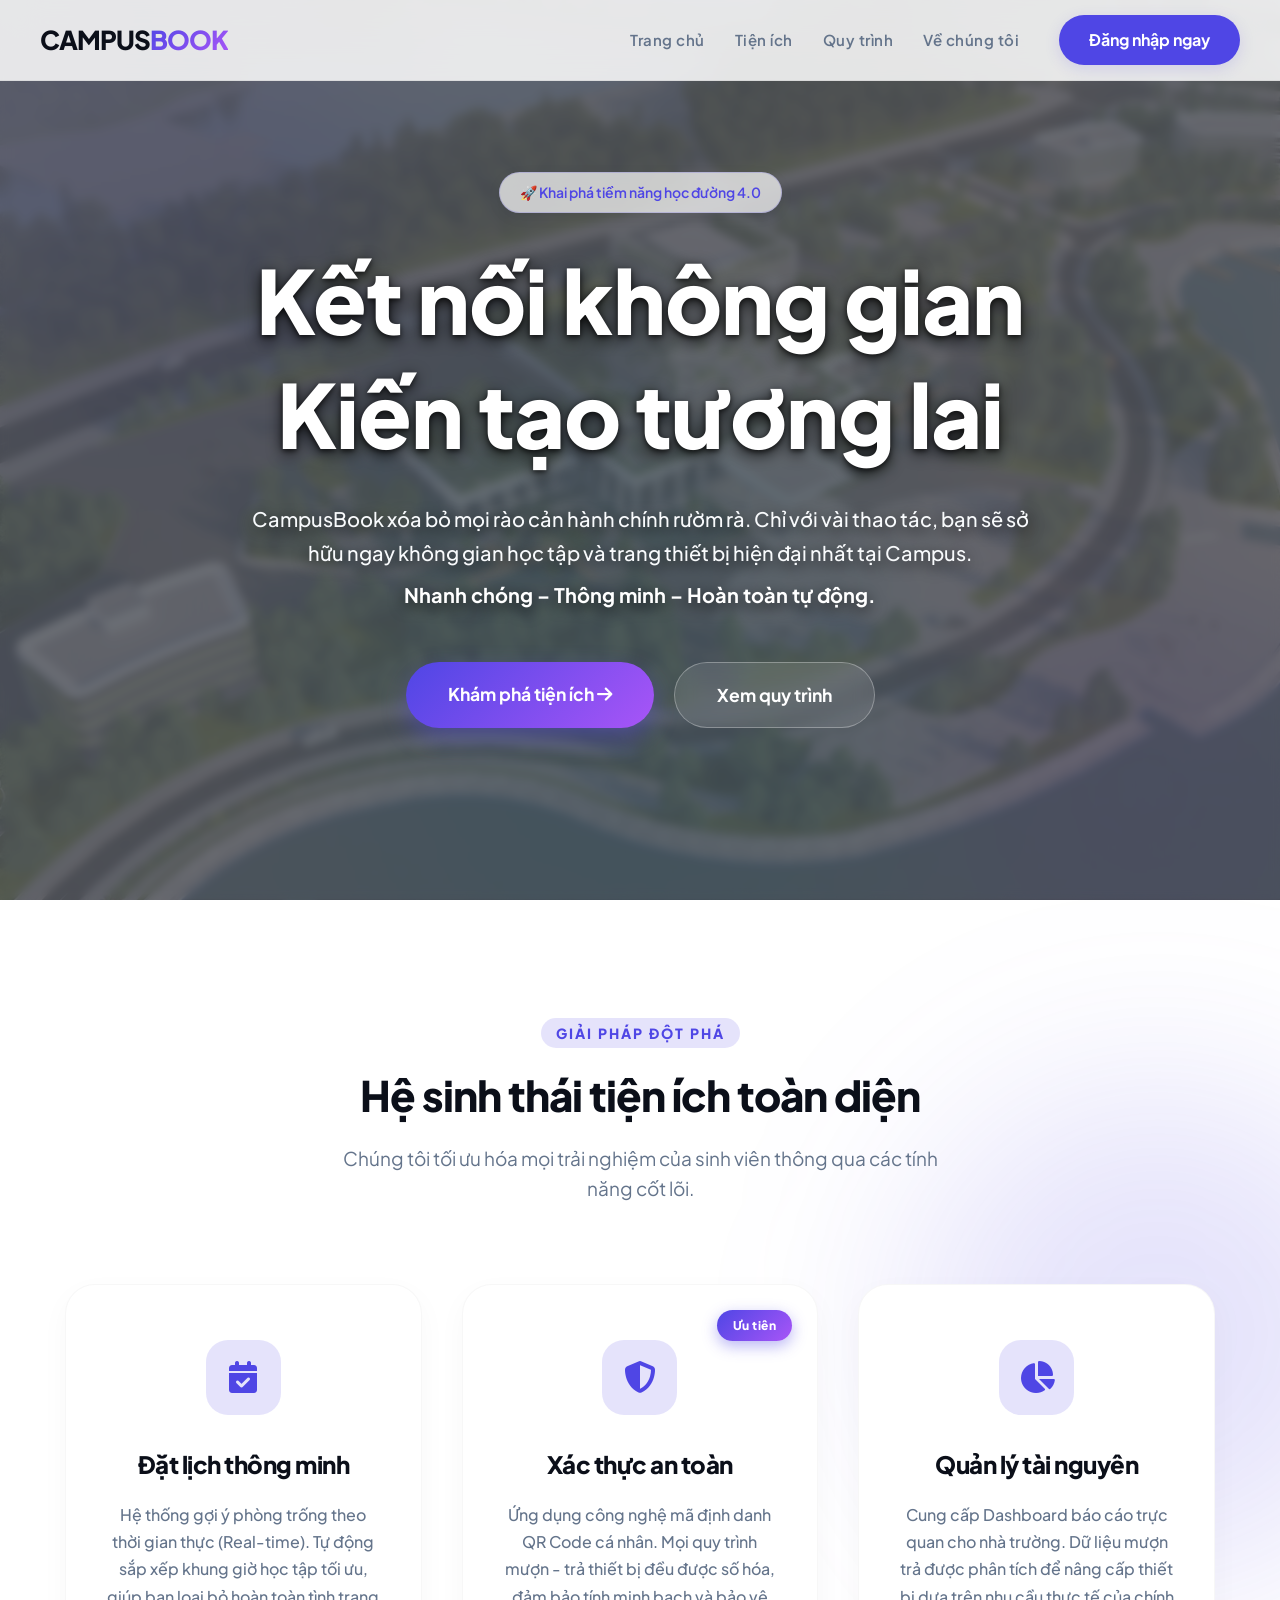
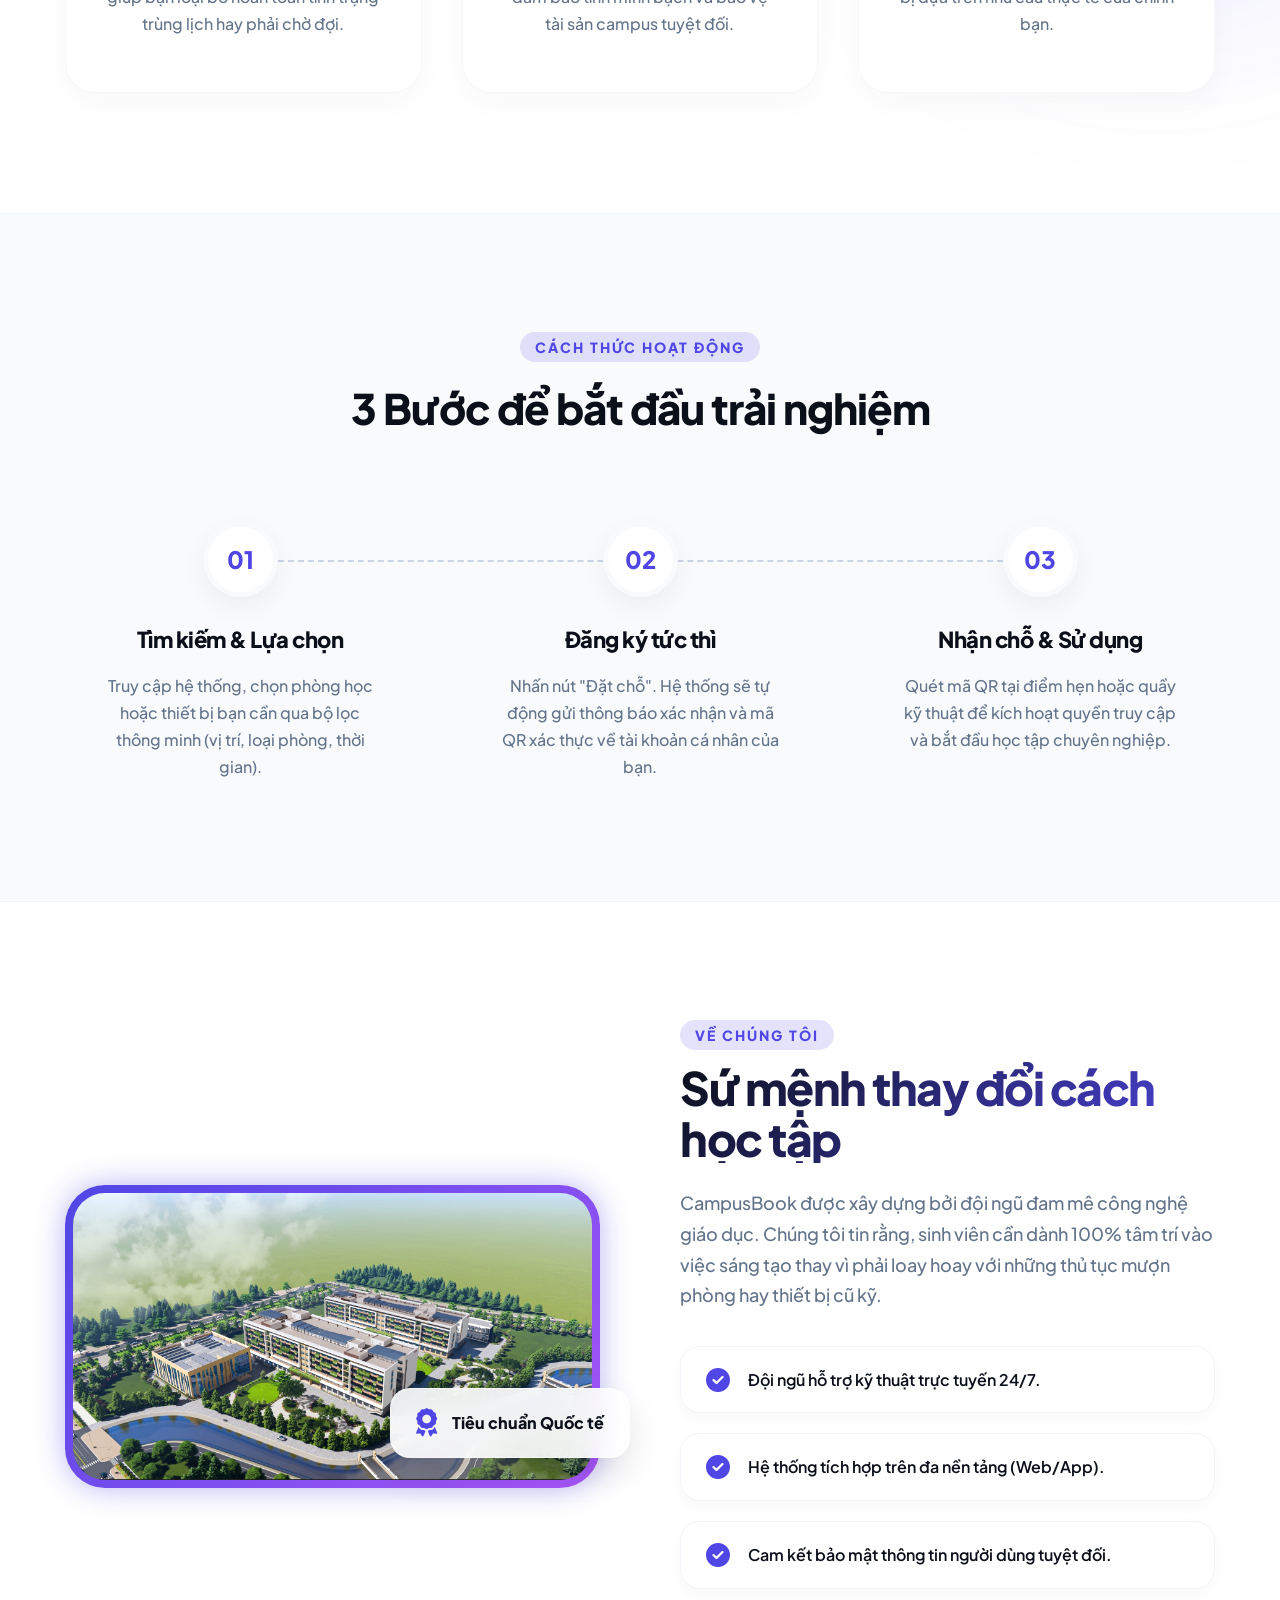
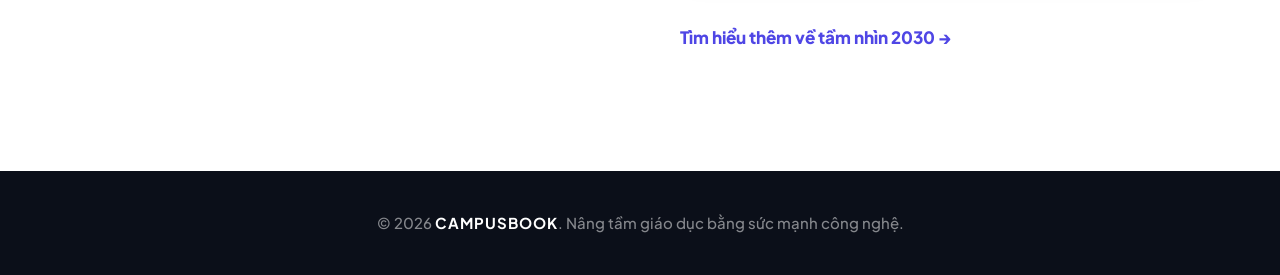
<file: campus_services_booking/frontend/index/index.html>
<!DOCTYPE html>
<html lang="vi">
<head>
    <meta charset="UTF-8">
    <meta name="viewport" content="width=device-width, initial-scale=1.0">
    <title>CampusBook | Nền Tảng Số Hóa Tiện Ích Học Đường</title>
    <link rel="preconnect" href="https://fonts.googleapis.com">
    <link rel="preconnect" href="https://fonts.gstatic.com" crossorigin>
    <link href="https://fonts.googleapis.com/css2?family=Plus+Jakarta+Sans:wght@400;500;600;700;800&display=swap" rel="stylesheet">
    <link rel="stylesheet" href="https://cdnjs.cloudflare.com/ajax/libs/font-awesome/6.4.0/css/all.min.css">
    <link rel="stylesheet" href="../assets/css/index.css?v=3.0">
</head>
<body>

    <nav class="main-nav">
        <div class="nav-container">
            <a href="#" class="nav-logo">CAMPUS<span class="highlight">BOOK</span></a>
            <div class="nav-right">
                <ul class="nav-menu">
                    <li><a href="#hero">Trang chủ</a></li>
                    <li><a href="#features">Tiện ích</a></li>
                    <li><a href="#process">Quy trình</a></li>
                    <li><a href="#about">Về chúng tôi</a></li>
                </ul>
                <a href="../pages/login.html" class="nav-btn-login">Đăng nhập ngay</a>
            </div>
        </div>
    </nav>

    <header id="hero" class="hero">
        <!-- Ảnh nền của người dùng -->
        <div style="position: absolute; top: 0; left: 0; width: 100%; height: 100%; background-image: url('../assets/images/campus-bg.jpg'); background-size: cover; background-position: center; opacity: 0.4; z-index: 1;"></div>
        
        <!-- Animated Gradient Background pha trộn -->
        <div class="hero-orb orb-1" style="z-index: 2;"></div>
        <div class="hero-orb orb-2" style="z-index: 2;"></div>
        <div class="hero-orb orb-3" style="z-index: 2;"></div>
        
        <!-- Lớp phủ tối mờ -->
        <div class="hero-overlay" style="position: absolute; top: 0; left: 0; width: 100%; height: 100%; background: rgba(11, 15, 25, 0.6); backdrop-filter: blur(5px); z-index: 3;"></div>
        <div class="hero-content">
            <span class="badge">🚀 Khai phá tiềm năng học đường 4.0</span>
            <h1>Kết nối không gian<br><span class="gradient-text">Kiến tạo tương lai</span></h1>
            <p>CampusBook xóa bỏ mọi rào cản hành chính rườm rà. Chỉ với vài thao tác, bạn sẽ sở hữu ngay không gian học tập và trang thiết bị hiện đại nhất tại Campus.<br><span style="display: block; margin-top: 8px; color: #ffffff; font-weight: 700;">Nhanh chóng – Thông minh – Hoàn toàn tự động.</span></p>
            <div class="hero-btns">
                <a href="#features" class="btn-main">Khám phá tiện ích <i class="fas fa-arrow-right"></i></a>
                <a href="#process" class="btn-outline">Xem quy trình</a>
            </div>
        </div>
    </header>

    <section id="features" class="section">
        <div class="bg-blob"></div>
        <div class="container">
            <div class="section-title">
                <span class="sub-label">Giải pháp đột phá</span>
                <h2>Hệ sinh thái tiện ích toàn diện</h2>
                <p class="title-desc">Chúng tôi tối ưu hóa mọi trải nghiệm của sinh viên thông qua các tính năng cốt lõi.</p>
            </div>

            <div class="feature-grid">
                <div class="f-card">
                    <div class="f-icon-box"><i class="fas fa-calendar-check"></i></div>
                    <h3>Đặt lịch thông minh</h3>
                    <p>Hệ thống gợi ý phòng trống theo thời gian thực (Real-time). Tự động sắp xếp khung giờ học tập tối ưu, giúp bạn loại bỏ hoàn toàn tình trạng trùng lịch hay phải chờ đợi.</p>
                </div>

                <div class="f-card active">
                    <div class="f-icon-box"><i class="fas fa-shield-halved"></i></div>
                    <h3>Xác thực an toàn</h3>
                    <p>Ứng dụng công nghệ mã định danh QR Code cá nhân. Mọi quy trình mượn - trả thiết bị đều được số hóa, đảm bảo tính minh bạch và bảo vệ tài sản campus tuyệt đối.</p>
                    <span class="card-tag">Ưu tiên</span>
                </div>

                <div class="f-card">
                    <div class="f-icon-box"><i class="fas fa-chart-pie"></i></div>
                    <h3>Quản lý tài nguyên</h3>
                    <p>Cung cấp Dashboard báo cáo trực quan cho nhà trường. Dữ liệu mượn trả được phân tích để nâng cấp thiết bị dựa trên nhu cầu thực tế của chính bạn.</p>
                </div>
            </div>
        </div>
    </section>

    <section id="process" class="section bg-soft">
        <div class="container">
            <div class="section-title">
                <span class="sub-label">Cách thức hoạt động</span>
                <h2>3 Bước để bắt đầu trải nghiệm</h2>
            </div>
            <div class="process-grid">
                <div class="p-item">
                    <div class="p-num">01</div>
                    <h4>Tìm kiếm & Lựa chọn</h4>
                    <p>Truy cập hệ thống, chọn phòng học hoặc thiết bị bạn cần qua bộ lọc thông minh (vị trí, loại phòng, thời gian).</p>
                </div>
                <div class="p-item">
                    <div class="p-num">02</div>
                    <h4>Đăng ký tức thì</h4>
                    <p>Nhấn nút "Đặt chỗ". Hệ thống sẽ tự động gửi thông báo xác nhận và mã QR xác thực về tài khoản cá nhân của bạn.</p>
                </div>
                <div class="p-item">
                    <div class="p-num">03</div>
                    <h4>Nhận chỗ & Sử dụng</h4>
                    <p>Quét mã QR tại điểm hẹn hoặc quầy kỹ thuật để kích hoạt quyền truy cập và bắt đầu học tập chuyên nghiệp.</p>
                </div>
            </div>
        </div>
    </section>

    <section id="about" class="section">
        <div class="container about-grid">
            <div class="about-image">
                <img src="../assets/images/vnu.jpg" alt="VNU Campus">
                <div class="floating-label">
                    <i class="fas fa-award"></i>
                    <span>Tiêu chuẩn Quốc tế</span>
                </div>
            </div>
            <div class="about-text">
                <span class="sub-label">Về chúng tôi</span>
                <h2>Sứ mệnh thay đổi cách học tập</h2>
                <p>CampusBook được xây dựng bởi đội ngũ đam mê công nghệ giáo dục. Chúng tôi tin rằng, sinh viên cần dành 100% tâm trí vào việc sáng tạo thay vì phải loay hoay với những thủ tục mượn phòng hay thiết bị cũ kỹ.</p>
                <ul class="about-list">
                    <li><i class="fas fa-check-circle"></i> Đội ngũ hỗ trợ kỹ thuật trực tuyến 24/7.</li>
                    <li><i class="fas fa-check-circle"></i> Hệ thống tích hợp trên đa nền tảng (Web/App).</li>
                    <li><i class="fas fa-check-circle"></i> Cam kết bảo mật thông tin người dùng tuyệt đối.</li>
                </ul>
                <a href="#" class="btn-text">Tìm hiểu thêm về tầm nhìn 2030 →</a>
            </div>
        </div>
    </section>

    <footer class="footer">
        <div class="container">
            <p>© 2026 <strong>CAMPUSBOOK</strong>. Nâng tầm giáo dục bằng sức mạnh công nghệ.</p>
        </div>
    </footer>

    <script src="../assets/js/api.js?v=3.0"></script>
    <script src="../assets/js/auth.js?v=3.0"></script>
</body>
</html>
</file>
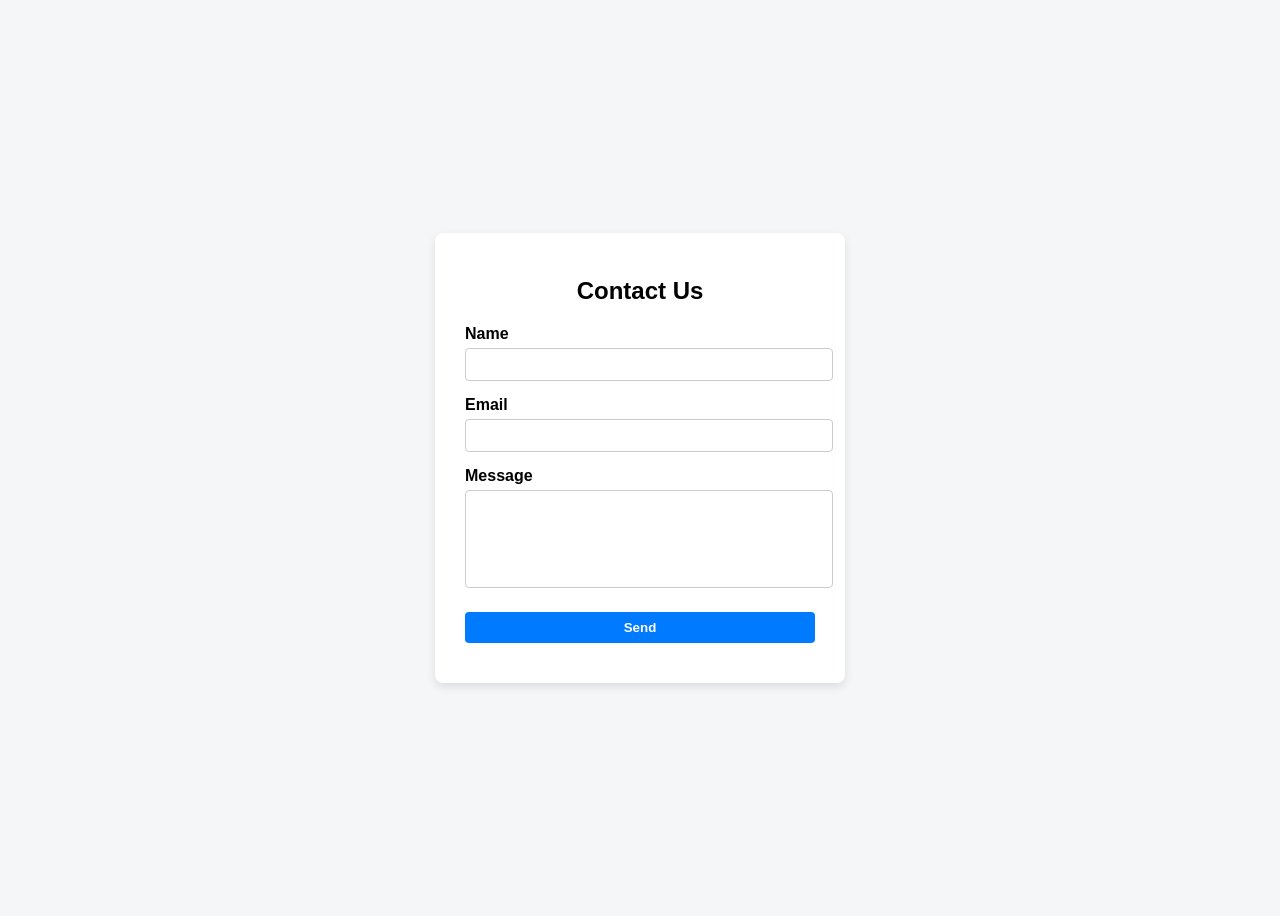
<file: Session_03/Ex1/contact.html>
<!DOCTYPE html>
<html lang="en">
<head>
    <meta charset="UTF-8">
    <title>Basic Contact Form</title>
    <style>
        body {
            font-family: Arial, sans-serif;
            background-color: #f4f6f8;
            display: flex;
            justify-content: center;
            align-items: center;
            height: 100vh;
        }

        .contact-form {
            background: #ffffff;
            padding: 25px 30px;
            border-radius: 8px;
            width: 350px;
            box-shadow: 0 4px 10px rgba(0, 0, 0, 0.1);
        }

        .contact-form h2 {
            text-align: center;
            margin-bottom: 20px;
        }

        .contact-form label {
            font-weight: bold;
        }

        .contact-form input,
        .contact-form textarea {
            width: 100%;
            padding: 8px;
            margin-top: 5px;
            margin-bottom: 15px;
            border: 1px solid #ccc;
            border-radius: 4px;
        }

        .contact-form textarea {
            resize: none;
            height: 80px;
        }

        .contact-form input[type="submit"] {
            background-color: #007bff;
            color: white;
            border: none;
            cursor: pointer;
            font-weight: bold;
        }

        .contact-form input[type="submit"]:hover {
            background-color: #0056b3;
        }
    </style>
</head>
<body>

<div class="contact-form">
    <h2>Contact Us</h2>

    <form action="submit.php" method="post">
        <label>Name</label>
        <input type="text" name="name">

        <label>Email</label>
        <input type="email" name="email">

        <label>Message</label>
        <textarea name="message"></textarea>

        <input type="submit" value="Send">
    </form>
</div>

</body>
</html>
</file>
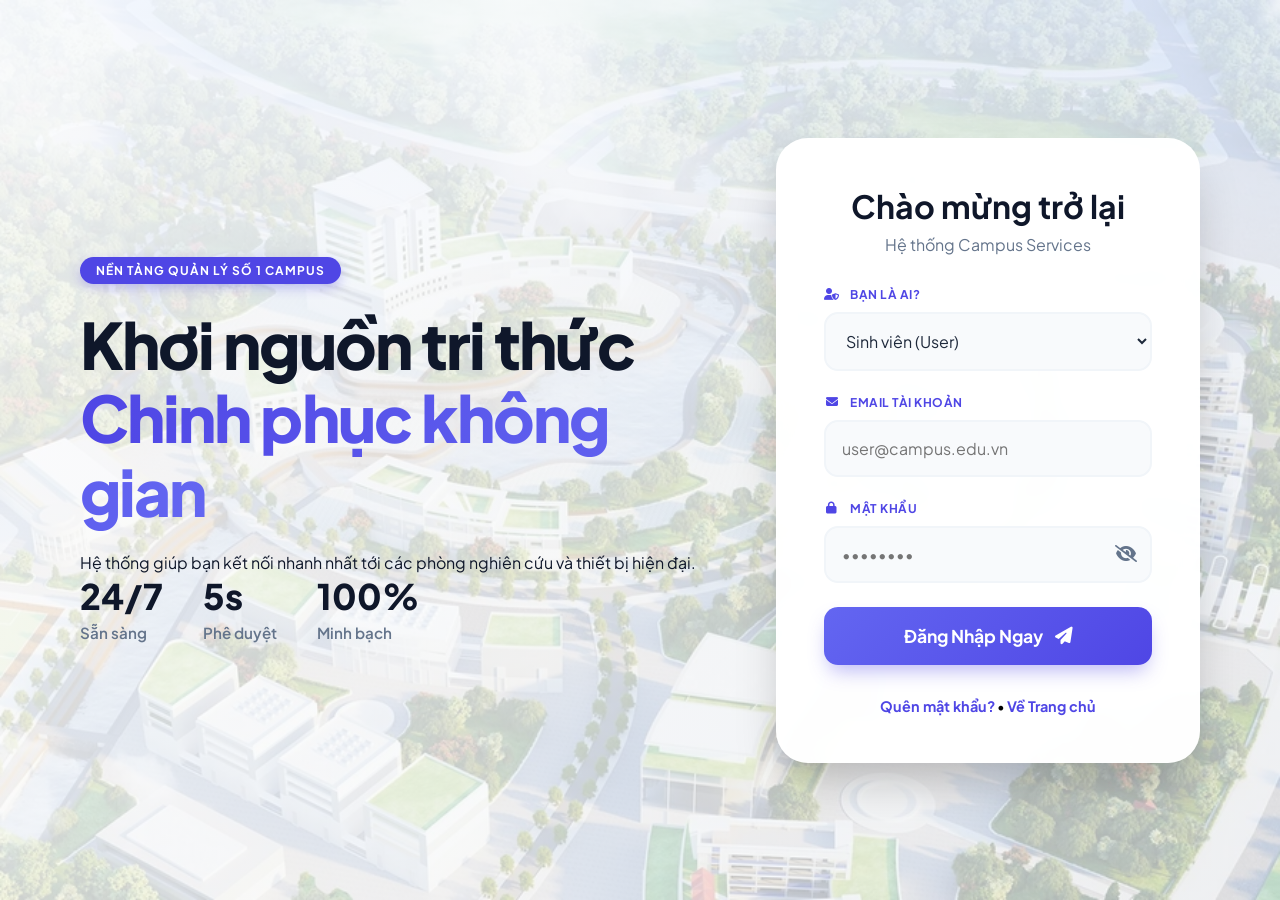
<file: campus_services_booking/frontend/pages/approvals.html>
<!DOCTYPE html>
<html lang="vi">
<head>
    <meta charset="UTF-8">
    <meta name="viewport" content="width=device-width, initial-scale=1.0">
    <title>Phê Duyệt Yêu Cầu | Campus Booking</title>
    <link rel="preconnect" href="https://fonts.googleapis.com">
    <link rel="preconnect" href="https://fonts.gstatic.com" crossorigin>
    <link href="https://fonts.googleapis.com/css2?family=Plus+Jakarta+Sans:wght@400;500;600;700;800&display=swap" rel="stylesheet">
    <link rel="stylesheet" href="https://cdnjs.cloudflare.com/ajax/libs/font-awesome/6.4.0/css/all.min.css">
    <link rel="stylesheet" href="../assets/css/approvals.css">
</head>
<body>

    <div id="sidebar-container"></div>

    <main class="main-content">
        <header class="page-header">
            <div class="header-title">
                <h1>Duyệt đơn đặt chỗ</h1>
                <p>Bạn có <span id="count-pending" style="color: var(--primary); font-weight: 700;">0</span> đơn đang chờ xử lý</p>
            </div>
            <div id="current-date" style="font-weight: 700; color: var(--slate); background: white; padding: 10px 20px; border-radius: 15px; border: 1px solid #f1f5f9;">
                May 2026
            </div>
        </header>

        <div class="bento-wrapper">
            <table>
                <thead>
                    <tr>
                        <th style="width: 30%;">Thông tin người đặt</th>
                        <th>Tài nguyên</th>
                        <th>Thời gian sử dụng</th>
                        <th>Trạng thái</th>
                        <th style="text-align: right;">Thao tác</th>
                    </tr>
                </thead>
                <tbody id="render-target">
                    <!-- Loading state -->
                    <tr>
                        <td colspan="5" style="text-align: center; padding: 50px; color: var(--slate);">
                            <i class="fas fa-circle-notch fa-spin fa-2x"></i>
                            <p>Đang đồng bộ dữ liệu hệ thống...</p>
                        </td>
                    </tr>
                </tbody>
            </table>
        </div>
    </main>

    <script src="../assets/js/api.js"></script>
    <script src="../assets/js/auth.js"></script>
    <script src="../assets/js/components.js"></script>
    <script>
        // Khởi tạo Sidebar & Bảo vệ quyền truy cập
        loadSidebar('approvals');
        baoVeTrang(['admin', 'teacher']);

        // Biến toàn cục để lưu trữ dữ liệu hiện tại
        let currentData = [];

        async function fetchAndRender() {
            try {
                // Thử fetch từ API
                const response = await goiApi('/approvals', 'GET');
                
                if (response && response.status === 'success') {
                    currentData = response.data;
                } else {
                    throw new Error("API chưa có dữ liệu");
                }
            } catch (error) {
                console.warn("Sử dụng Mock Data mẫu...");
                // Mock Data dự phòng giống mẫu yêu cầu
                currentData = [
                    { id: 1, fullName: "Nguyễn Thị Thúy Nga", studentCode: "2024001", resource: "Sân Bóng Đá A", date: "03/05/2026", slot: "4 (14h - 16h)", status: "pending" },
                    { id: 2, fullName: "Trần Quốc Đại", studentCode: "2024045", resource: "Hội trường A1", date: "04/05/2026", slot: "2 (09h - 11h)", status: "pending" },
                    { id: 3, fullName: "Nguyễn Thị Huyền Thương", studentCode: "admin", resource: "Phòng Máy 01", date: "15/04/2026", slot: "1 (07h - 09h)", status: "approved" }
                ];
            }

            renderUI();
        }

        function renderUI() {
            const target = document.getElementById('render-target');
            const countLabel = document.getElementById('count-pending');
            
            let html = '';
            let pendingCount = 0;

            currentData.forEach(item => {
                if(item.status === 'pending') pendingCount++;
                
                const displayName = item.booked_for_name || item.fullname || "Người dùng";
                const initial = displayName.charAt(0).toUpperCase();
                
                html += `
                <tr>
                    <td>
                        <div class="profile-box">
                            <div class="avatar">${initial}</div>
                            <div class="name-stack">
                                <b>${displayName}</b>
                                <span>User ID: ${item.user_id}</span>
                            </div>
                        </div>
                    </td>

                    <td><span class="res-tag">${item.resource_name}</span></td>

                    <td>
                        <div class="time-box">${item.booking_date}</div>
                        <span class="time-sub">${item.slot_name}</span>
                    </td>

                    <td>
                        <span class="badge ${getStatusClass(item.status)}">
                            <i class="fas ${getStatusIcon(item.status)}"></i>
                            ${getStatusText(item.status)}
                        </span>
                    </td>

                    <td style="text-align: right;">
                        <div class="action-flex">
                            ${item.status === 'pending' ? `
                                <button class="btn btn-deny" onclick="handleAction(${item.id}, 'rejected')">
                                    <i class="fas fa-times"></i> Từ chối
                                </button>
                                <button class="btn btn-check" onclick="handleAction(${item.id}, 'approved')">
                                    <i class="fas fa-check"></i> Phê duyệt
                                </button>
                            ` : `<span class="done-label">ĐÃ XỬ LÝ</span>`}
                        </div>
                    </td>
                </tr>`;
            });

            target.innerHTML = html;
            countLabel.innerText = pendingCount;
        }

        async function handleAction(id, status) {
            const confirmText = status === 'approved' ? 'phê duyệt' : 'từ chối';
            if (!confirm(`Bạn chắc chắn muốn ${confirmText} yêu cầu này?`)) return;

            try {
                const result = await goiApi('/bookings/approve', 'POST', {
                    booking_id: id,
                    status: status
                });

                if (result.status === 'success') {
                    showToast("Cập nhật thành công", "success");
                    fetchAndRender(); // Gọi lại để lấy data mới nhất từ server
                } else {
                    // Nếu API thất bại (trường hợp demo), cập nhật local để người dùng thấy thay đổi
                    const itemIndex = currentData.findIndex(i => i.id === id);
                    if (itemIndex !== -1) {
                        currentData[itemIndex].status = status;
                        renderUI();
                        showToast("(Demo) Đã cập nhật trạng thái");
                    }
                }
            } catch (error) {
                // Xử lý local nếu không có backend kết nối
                const itemIndex = currentData.findIndex(i => i.id === id);
                if (itemIndex !== -1) {
                    currentData[itemIndex].status = status;
                    renderUI();
                    showToast("(Demo) Đã cập nhật trạng thái");
                }
            }
        }

        // Helper functions
        function getStatusClass(s) {
            return s === 'pending' ? 'st-pending' : (s === 'approved' ? 'st-approved' : 'st-rejected');
        }
        function getStatusIcon(s) {
            return s === 'pending' ? 'fa-clock' : (s === 'approved' ? 'fa-check-circle' : 'fa-times-circle');
        }
        function getStatusText(s) {
            return s === 'pending' ? 'Chờ duyệt' : (s === 'approved' ? 'Đã duyệt' : 'Từ chối');
        }

        // Kết nối Real-time SSE để cập nhật dưới 1 giây
        function ketNoiRealtime() {
            const sseSource = new EventSource(`${DUONG_DAN_GOC}/sse/updates`, { withCredentials: true });

            sseSource.addEventListener('update', (e) => {
                console.log("⚡ [Real-time] Có đơn đặt mới, đang cập nhật danh sách...");
                fetchAndRender();
            });

            sseSource.onerror = () => {
                sseSource.close();
                setTimeout(ketNoiRealtime, 3000);
            };
        }

        // Chạy lần đầu sau khi load trang
        window.addEventListener('DOMContentLoaded', () => {
            fetchAndRender();
            ketNoiRealtime();
        });
    </script>
</body>
</html>
</file>
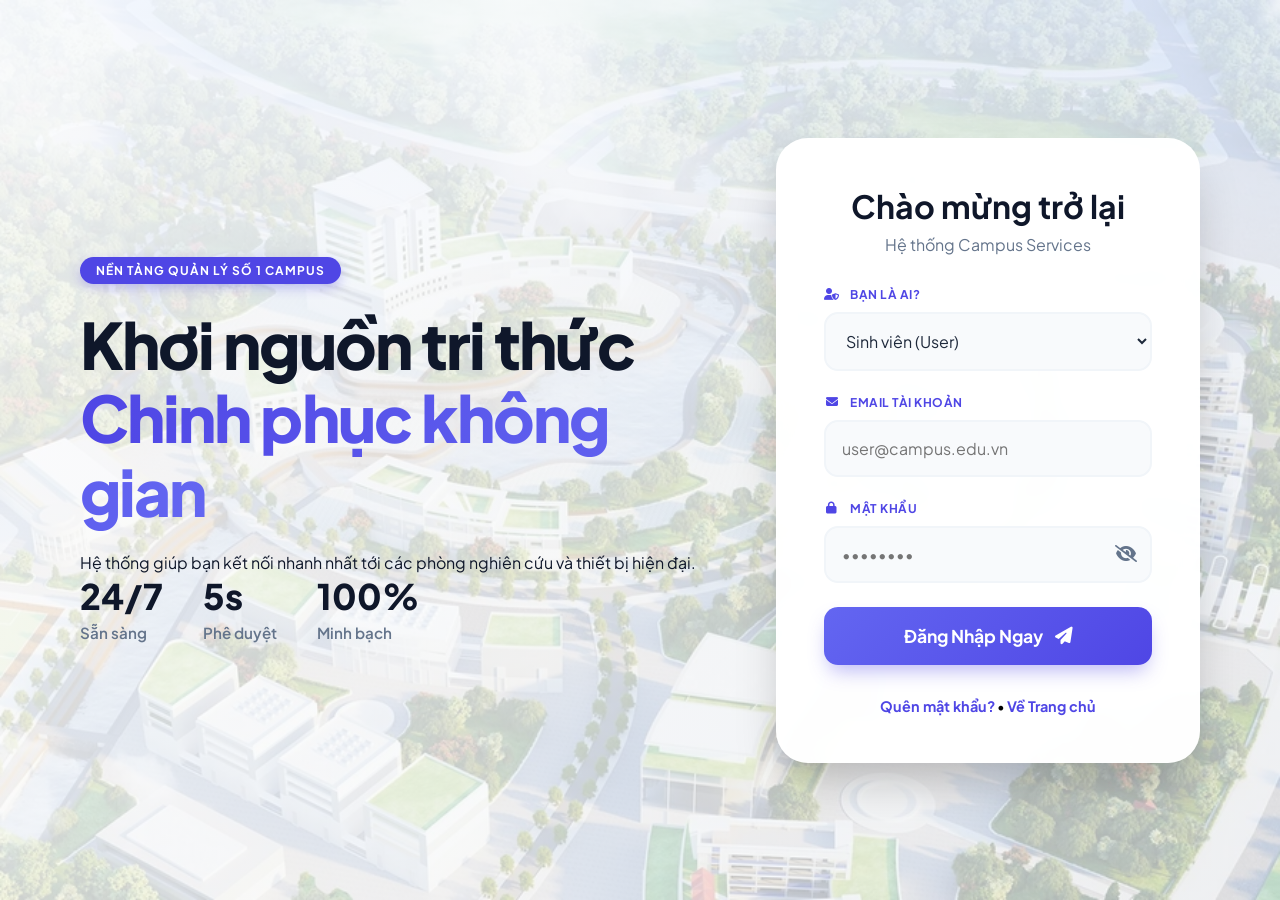
<file: campus_services_booking/frontend/pages/bookings.html>
<!DOCTYPE html>
<html lang="vi">
<head>
    <meta charset="UTF-8">
    <meta name="viewport" content="width=device-width, initial-scale=1.0">
    <link href="https://fonts.googleapis.com/css2?family=Inter:wght@400;600;700&display=swap" rel="stylesheet">
    <link rel="stylesheet" href="https://cdnjs.cloudflare.com/ajax/libs/font-awesome/6.0.0/css/all.min.css">
    <link rel="stylesheet" href="../assets/css/components.css">
    <title>Xác Nhận Đặt Chỗ | Campus Booking</title>
    <link rel="stylesheet" href="../assets/css/bookings.css">
</head>
<body>
    <div class="container">
        <div class="card-form">
            <div class="icon-header">
                <i class="fas fa-calendar-alt"></i>
            </div>
            <h2 id="tieu-de-dat-cho">Đang tải thông tin...</h2>
            
            <form id="form-dat-cho">
                <div class="form-group">
                    <label><i class="fas fa-clock"></i> Thời gian bắt đầu</label>
                    <input type="datetime-local" id="gio_bat_dau" required>
                </div>
                <div class="form-group">
                    <label><i class="fas fa-history"></i> Thời gian kết thúc</label>
                    <input type="datetime-local" id="gio_ket_thuc" required>
                </div>

                <p style="font-size: 0.8rem; color: #94a3b8; text-align: center; margin-top: 10px;">
                    * Vui lòng kiểm tra kỹ thời gian trước khi xác nhận.
                </p>

                <div class="nhom-nut">
                    <button type="button" class="btn btn-gray" onclick="history.back()">Quay lại</button>
                    <button type="submit" class="btn btn-primary">Xác Nhận Đặt Chỗ</button>
                </div>
            </form>
        </div>
    </div>

    <script src="../assets/js/api.js"></script>
    <script src="../assets/js/auth.js"></script>
    <script>
        baoVeTrang(); // Yêu cầu phải đăng nhập
    </script>
    <script src="../assets/js/booking.js"></script>
    <script>
        const thamSo = new URLSearchParams(window.location.search);
        const resourceName = thamSo.get('ten') || 'Tài nguyên';
        const resourceId = thamSo.get('id');
        
        document.getElementById('tieu-de-dat-cho').innerText = "Đặt chỗ: " + resourceName;

        // Xử lý submit form
        document.getElementById('form-dat-cho').onsubmit = async (e) => {
            e.preventDefault();
            
            const data = {
                resource_id: resourceId,
                start_time: document.getElementById('gio_bat_dau').value,
                end_time: document.getElementById('gio_ket_thuc').value
            };

            // Gọi hàm xử lý từ file booking.js của bạn
            if (typeof xuLyDatCho === 'function') {
                xuLyDatCho(data);
            } else {
                alert("Đã gửi yêu cầu đặt " + resourceName);
            }
        };
    </script>
</body>
</html>
</file>
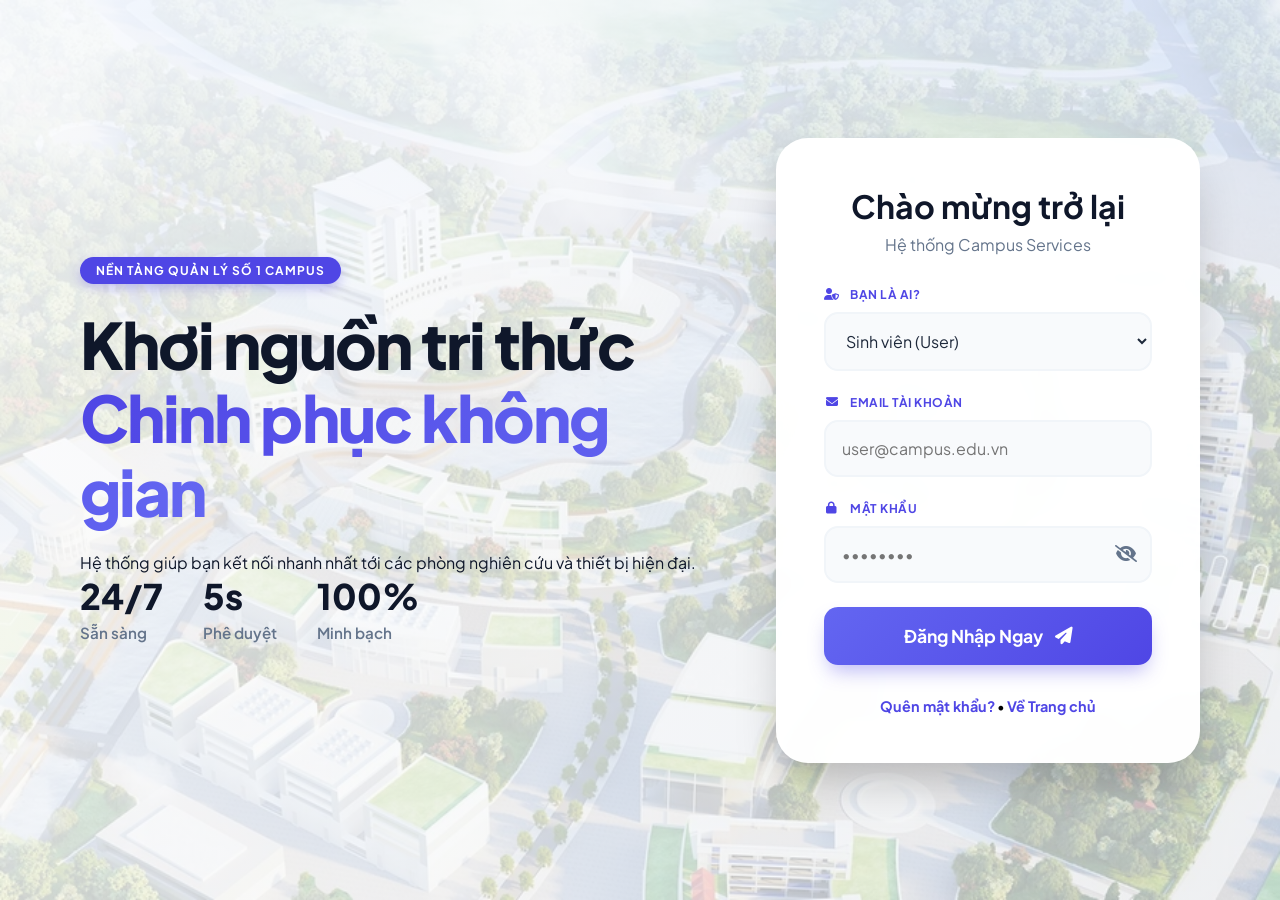
<file: campus_services_booking/frontend/pages/login.html>
<!DOCTYPE html>
<html lang="vi">
<head>
    <meta charset="UTF-8">
    <meta name="viewport" content="width=device-width, initial-scale=1.0">
    <title>Đăng nhập | Campus Services Booking</title>
    
    <link href="https://fonts.googleapis.com/css2?family=Plus+Jakarta+Sans:wght@400;600;700;800&display=swap" rel="stylesheet">
    
    <link rel="stylesheet" href="https://cdnjs.cloudflare.com/ajax/libs/font-awesome/6.5.2/css/all.min.css">
    
    <link rel="stylesheet" href="../assets/css/login.css">
</head>
<body>

    <div class="pro-login-page">
        <div class="main-overlay"></div>

        <div class="content-container">
            <div class="text-hero">
                <div class="brand-tag">Nền tảng quản lý số 1 Campus</div>
                <h1>Khơi nguồn tri thức <br><span>Chinh phục không gian</span></h1>
                <p>Hệ thống giúp bạn kết nối nhanh nhất tới các phòng nghiên cứu và thiết bị hiện đại.</p>
                
                <div class="stat-group">
                    <div class="stat-box"><strong>24/7</strong><span>Sẵn sàng</span></div>
                    <div class="stat-box"><strong>5s</strong><span>Phê duyệt</span></div>
                    <div class="stat-box"><strong>100%</strong><span>Minh bạch</span></div>
                </div>
            </div>

            <div class="login-card-floating">
                <div class="form-title">
                    <h2>Chào mừng trở lại</h2>
                    <p>Hệ thống Campus Services</p>
                </div>

                <div id="errorMsg" class="error-banner" style="display: none; background: #fee2e2; color: #dc2626; padding: 10px; border-radius: 8px; margin-bottom: 15px; font-size: 0.9rem; border: 1px solid #fecaca;"></div>

                <form id="loginForm">
                    <div class="input-field">
                        <label><i class="fa-solid fa-user-shield"></i> BẠN LÀ AI?</label>
                        <select name="role" id="role">
                            <option value="user">Sinh viên (User)</option>
                            <option value="teacher">Giảng viên (Teacher)</option>
                            <option value="admin">Quản trị viên (Admin)</option>
                        </select>
                    </div>

                    <div class="input-field">
                        <label><i class="fa-solid fa-envelope"></i> EMAIL TÀI KHOẢN</label>
                        <input type="email" name="email" id="email" placeholder="user@campus.edu.vn" required>
                    </div>

                    <div class="input-field">
                        <label><i class="fa-solid fa-lock"></i> MẬT KHẨU</label>
                        <div class="pass-wrapper" style="position: relative; display: flex; align-items: center;">
                            <input type="password" name="password" id="password" placeholder="••••••••" required style="width: 100%; padding-right: 45px;">
                            <i class="fa-solid fa-eye-slash" id="togglePass" style="position: absolute; right: 15px; cursor: pointer; color: #64748b; transition: 0.3s; z-index: 10;"></i>
                        </div>
                    </div>

                    <button type="submit" class="btn-main-login" id="submitBtn">
                        <span class="btn-text">Đăng Nhập Ngay</span>
                        <i class="fa-solid fa-paper-plane"></i>
                    </button>
                </form>

                <div class="form-links">
                    <a href="#">Quên mật khẩu?</a>
                    <span>•</span>
                  <a href="../index/index.html">Về Trang chủ</a>
                </div>
            </div>
        </div>
    </div>
    
    <script src="../assets/js/api.js?v=1.1"></script>
    <script src="../assets/js/auth.js?v=1.1"></script>



    <script>
        const roleSelect = document.getElementById('role');
        const emailInput = document.getElementById('email');
        const passInput = document.getElementById('password');
        const togglePass = document.getElementById('togglePass');
        const errorMsg = document.getElementById('errorMsg');
        const submitBtn = document.getElementById('submitBtn');

        // 1. Ẩn hiện mật khẩu & đổi icon chuẩn Font Awesome 6
        togglePass.addEventListener('click', () => {
            const isPassword = passInput.type === 'password';
            passInput.type = isPassword ? 'text' : 'password';
            
            // Xử lý đổi class icon
            if (isPassword) {
                togglePass.classList.replace('fa-eye-slash', 'fa-eye');
                togglePass.style.color = '#6366f1';
            } else {
                togglePass.classList.replace('fa-eye', 'fa-eye-slash');
                togglePass.style.color = '#64748b';
            }
        });

        // 2. Placeholder thông minh
        roleSelect.addEventListener('change', function() {
            emailInput.placeholder = `${this.value}@campus.edu.vn`;
        });

        // 3. Xử lý Đăng nhập bằng hàm tập trung từ auth.js
        document.getElementById('loginForm').addEventListener('submit', async function(e) {
            e.preventDefault();
            errorMsg.style.display = 'none';
            
            submitBtn.disabled = true;
            const originalText = submitBtn.innerHTML;
            submitBtn.innerHTML = '<i class="fa-solid fa-spinner fa-spin"></i> Đang xử lý...';

            const email = emailInput.value;
            const password = passInput.value;
            const role = roleSelect.value;

            const result = await xuLyDangNhap(email, password, role);

            if (!result.success) {
                errorMsg.innerText = "❌ " + result.message;
                errorMsg.style.display = 'block';
                submitBtn.innerHTML = originalText;
                submitBtn.disabled = false;
            }
            // Nếu thành công, hàm xuLyDangNhap sẽ tự động redirect
        });
    </script>
</body>
</html>
</file>
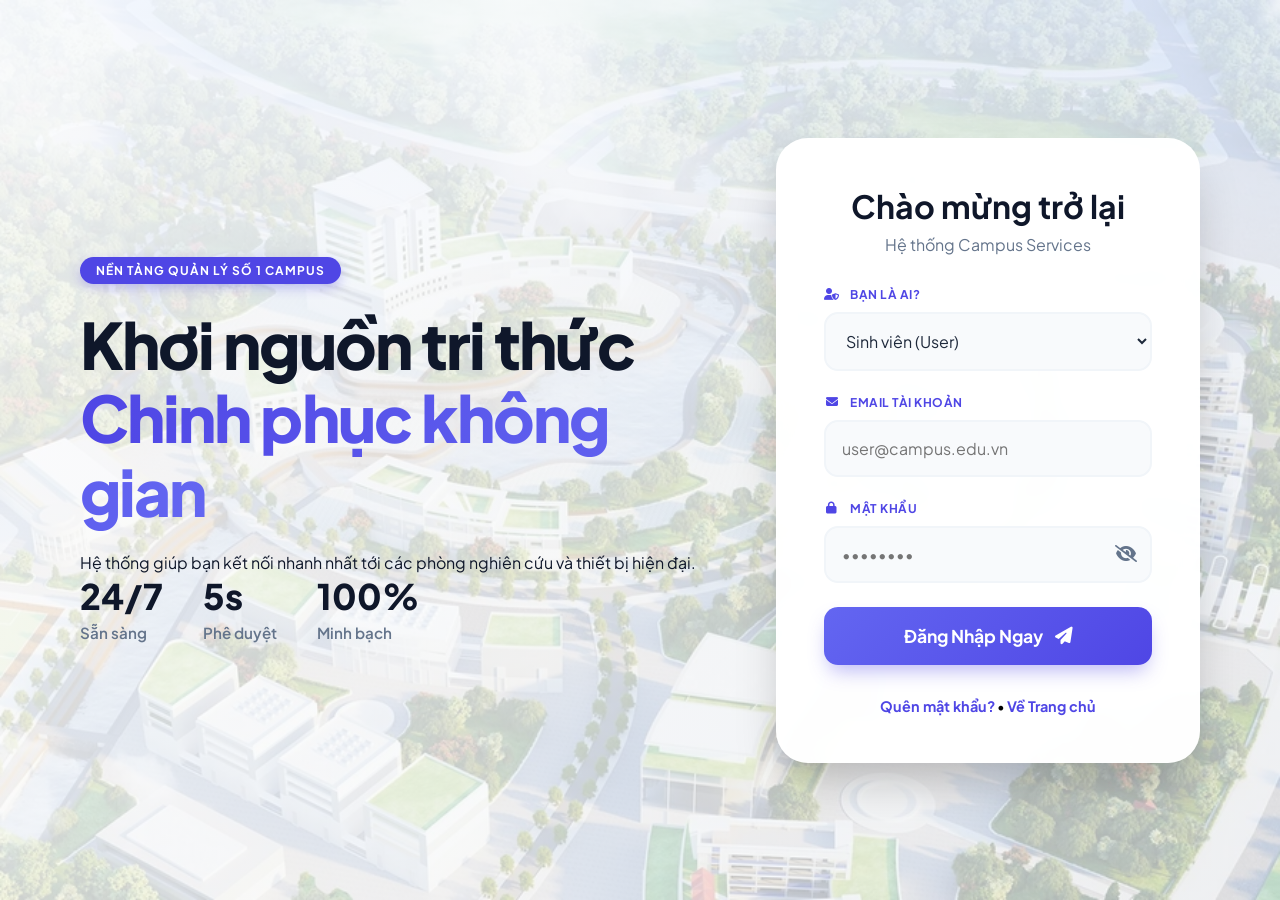
<file: campus_services_booking/frontend/pages/resources.html>
<!DOCTYPE html>
<html lang="vi">
<head>
    <meta charset="UTF-8">
    <meta name="viewport" content="width=device-width, initial-scale=1.0">
    <link rel="preconnect" href="https://fonts.googleapis.com">
    <link rel="preconnect" href="https://fonts.gstatic.com" crossorigin>
    <link href="https://fonts.googleapis.com/css2?family=Plus+Jakarta+Sans:wght@400;500;600;700;800&display=swap" rel="stylesheet">
    <link rel="stylesheet" href="https://cdnjs.cloudflare.com/ajax/libs/font-awesome/6.0.0/css/all.min.css">
    <title>Khám Phá Tài Nguyên | Campus Booking</title>
    <link rel="stylesheet" href="../assets/css/resources.css">
</head>
<body>
    <!-- Sidebar nạp tự động -->

    <main class="main-content">
        <header class="header-center">
            <p class="top-badge-v2">KHÔNG GIAN TIỆN NGHI</p>
            <h1 class="section-title">Khám Phá Tài Nguyên</h1>
            <p class="sub-text">Chọn không gian phù hợp để bắt đầu hành trình học tập, nghiên cứu và rèn luyện trong khuôn viên trường.</p>
        </header>

        <!-- Search & Filter Section -->
        <div class="search-filter-wrapper">
            <div class="search-container">
                <i class="fas fa-search search-icon"></i>
                <input type="text" id="search-input" class="search-bar" placeholder="Tìm kiếm không gian, tòa nhà...">
            </div>

            <div class="categories-container" id="category-filters">
                <button class="cat-btn active" onclick="filterByCategory('all', this)">Tất cả</button>
                <button class="cat-btn" onclick="filterByCategory('Phòng tự học nhóm', this)">Phòng tự học nhóm</button>
                <button class="cat-btn" onclick="filterByCategory('Sân bóng đá', this)">Sân bóng đá</button>
                <button class="cat-btn" onclick="filterByCategory('Phòng máy tính', this)">Phòng máy tính</button>
                <button class="cat-btn" onclick="filterByCategory('Hội trường/Phòng họp', this)">Hội trường/Phòng họp</button>
                <button class="cat-btn" onclick="filterByCategory('Phòng Studio/Media', this)">Phòng Studio/Media</button>
            </div>
        </div>

        <div id="resource-list" class="grid">
            <p style="text-align: center; grid-column: 1/-1;">Đang tải dữ liệu không gian...</p>
        </div>
    </main>

    <!-- Redesigned Premium Modal -->
    <div id="booking-modal" class="modal-v2">
        <div class="modal-content-v2">
            <h2 id="modal-title" class="modal-title-v2">Đặt lịch</h2>
            
            <form id="form-dat-cho">
                <input type="hidden" id="target-resource-id">
                
                <div class="form-group">
                    <label class="form-label">Tên người đặt:</label>
                    <input type="text" id="input-booked-name" class="form-input-v2" placeholder="Nhập tên người sử dụng..." required>
                </div>

                <div class="form-group">
                    <label class="form-label">Chọn ngày:</label>
                    <input type="date" id="input-date" class="form-input-v2" required>
                </div>

                <div class="form-group">
                    <label class="form-label">Chọn ca thể thao/học tập:</label>
                    <select id="select-slot" class="form-input-v2" required>
                        <option value="">Đang tải danh sách ca...</option>
                    </select>
                </div>

                <button type="submit" class="btn-confirm">Xác nhận đặt ngay</button>
                <button type="button" class="btn-cancel-v2" onclick="dongModal()">Hủy bỏ</button>
            </form>
        </div>
    </div>

    <script src="../assets/js/api.js?v=3.0"></script>
    <script src="../assets/js/auth.js?v=3.0"></script>
    <script src="../assets/js/components.js?v=3.0"></script>
    <script>
        loadSidebar('resources');
        baoVeTrang(); // Cho phép mọi user đã đăng nhập
    </script>
    <script src="../assets/js/booking.js?v=1.3"></script>

</body>
</html>
</file>
<file: campus_services_booking/frontend/assets/css/index.css>
/* ================================================================
   1. CẤU HÌNH BIẾN & CORE (PREMIUM SAAS THEME)
   ================================================================ */
:root {
    --primary: #4f46e5;
    --primary-light: rgba(79, 70, 229, 0.15);
    --primary-glow: rgba(79, 70, 229, 0.4);
    --secondary: #a855f7;
    --accent: #06b6d4;
    --dark: #0B0F19; /* Deep space black */
    --dark-surface: #131A2A;
    --slate: #64748b;
    --white: #ffffff;
    --bg-soft: #f8fafc;
    
    /* Modern Gradients */
    --grad-main: linear-gradient(135deg, var(--primary) 0%, var(--secondary) 100%);
    --grad-text: linear-gradient(135deg, #ffffff 0%, #a5b4fc 100%);
    --grad-dark: linear-gradient(135deg, #1e1b4b 0%, #0f172a 100%);
    
    /* Shadows & Glass */
    --shadow-soft: 0 20px 40px -10px rgba(0,0,0,0.05);
    --shadow-glow: 0 0 30px var(--primary-glow);
    --glass-bg: rgba(255, 255, 255, 0.03);
    --glass-border: rgba(255, 255, 255, 0.1);
}

* { margin: 0; padding: 0; box-sizing: border-box; }
body { 
    font-family: 'Plus Jakarta Sans', sans-serif; 
    color: var(--dark); 
    line-height: 1.6;
    overflow-x: hidden;
    background-color: var(--white);
    -webkit-font-smoothing: antialiased;
}
.container { max-width: 1200px; margin: 0 auto; padding: 0 25px; position: relative; z-index: 2; }

/* ================================================================
   2. THANH MENU (GLASSMORPHISM NAVBAR)
   ================================================================ */
.main-nav {
    position: fixed; top: 0; width: 100%; z-index: 1000;
    padding: 15px 0; 
    background: rgba(255, 255, 255, 0.85); /* Light glass */
    backdrop-filter: blur(20px); 
    -webkit-backdrop-filter: blur(20px);
    border-bottom: 1px solid rgba(0, 0, 0, 0.05);
    transition: all 0.4s ease;
}

.main-nav:hover { background: rgba(255, 255, 255, 0.95); }

.nav-container {
    max-width: 1650px; margin: 0 auto; padding: 0 40px; 
    display: flex; justify-content: space-between; align-items: center;
}

.nav-logo { 
    font-size: 26px; font-weight: 800; text-decoration: none; 
    color: var(--dark); letter-spacing: -1px; 
}
.highlight { 
    background: var(--grad-main); 
    -webkit-background-clip: text; 
    background-clip: text;
    -webkit-text-fill-color: transparent; 
    color: transparent;
}

.nav-right { display: flex; align-items: center; gap: 40px; } 
.nav-menu { display: flex; list-style: none; gap: 30px; margin: 0; padding: 0; }
.nav-menu a { 
    text-decoration: none; color: var(--slate); 
    font-weight: 600; font-size: 15px; 
    transition: 0.3s ease; letter-spacing: 0.5px;
}
.nav-menu a:hover { color: var(--primary); text-shadow: none; }

.nav-btn-login { 
    background: var(--primary); color: var(--white); 
    padding: 12px 30px; border-radius: 50px; 
    text-decoration: none; font-weight: 700; transition: all 0.3s cubic-bezier(0.4, 0, 0.2, 1);
    box-shadow: 0 4px 15px var(--primary-light);
}
.nav-btn-login:hover {
    transform: translateY(-2px);
    box-shadow: 0 8px 25px var(--primary-glow);
    background: var(--primary); color: var(--white);
}

.user-info-nav span { color: var(--dark) !important; }

/* ================================================================
   3. MÀN HÌNH CHÍNH (HERO SECTION - ANIMATED MESH GRADIENT)
   ================================================================ */
.hero {
    height: 100vh; min-height: 800px; position: relative;
    display: flex; align-items: center; justify-content: center;
    text-align: center; color: var(--dark);
    background-color: var(--bg-soft);
    overflow: hidden;
}

/* Animated Gradient Orbs */
.hero-orb {
    position: absolute;
    border-radius: 50%;
    filter: blur(80px);
    opacity: 0.5;
    animation: floatOrb 10s infinite alternate ease-in-out;
    z-index: 0;
}
.orb-1 { width: 500px; height: 500px; background: rgba(79, 70, 229, 0.3); top: -10%; left: -10%; animation-delay: 0s; }
.orb-2 { width: 400px; height: 400px; background: rgba(168, 85, 247, 0.25); bottom: -10%; right: -5%; animation-delay: -5s; }
.orb-3 { width: 600px; height: 600px; background: rgba(6, 182, 212, 0.25); top: 40%; left: 50%; transform: translateX(-50%); opacity: 0.4; animation-delay: -2s; }

@keyframes floatOrb {
    0% { transform: translate(0, 0) scale(1); }
    50% { transform: translate(50px, 30px) scale(1.1); }
    100% { transform: translate(-30px, -50px) scale(0.9); }
}

/* Hero Content */
.hero-content { position: relative; z-index: 10; max-width: 1000px; padding: 0 20px; animation: fadeUp 1s ease-out; }

@keyframes fadeUp {
    from { opacity: 0; transform: translateY(30px); }
    to { opacity: 1; transform: translateY(0); }
}

.badge { 
    display: inline-flex; align-items: center; gap: 8px;
    padding: 8px 20px; border: 1px solid rgba(79, 70, 229, 0.2);
    background: rgba(255,255,255,0.7); backdrop-filter: blur(10px);
    border-radius: 50px; font-size: 14px; margin-bottom: 30px; font-weight: 600;
    box-shadow: 0 4px 15px rgba(0,0,0,0.05);
    color: var(--primary);
}

.hero h1 { 
    font-size: clamp(3.5rem, 7vw, 5.5rem); font-weight: 800; 
    line-height: 1.3; margin-bottom: 30px; letter-spacing: -1px; 
    color: #ffffff;
    text-shadow: 0 4px 15px rgba(0,0,0,0.8), 0 2px 5px rgba(0,0,0,0.6);
}

.hero p {
    font-size: 1.25rem; line-height: 1.7; margin-bottom: 50px;
    color: #f8fafc; /* Changed to very light gray/white */
    max-width: 800px; margin-left: auto; margin-right: auto;
    font-weight: 500;
    text-shadow: 0 4px 15px rgba(0,0,0,0.8); /* Added text shadow */
}

.hero-btns { display: flex; justify-content: center; gap: 20px; }

.btn-main { 
    padding: 18px 42px; background: var(--grad-main); color: white; 
    border-radius: 50px; text-decoration: none; font-weight: 700; 
    font-size: 1.1rem; transition: all 0.4s cubic-bezier(0.175, 0.885, 0.32, 1.275); 
    box-shadow: 0 10px 25px var(--primary-glow);
    position: relative; overflow: hidden;
}
.btn-main::after {
    content: ''; position: absolute; top: 0; left: -100%; width: 100%; height: 100%;
    background: linear-gradient(90deg, transparent, rgba(255,255,255,0.2), transparent);
    transition: 0.5s;
}
.btn-main:hover { transform: translateY(-5px); box-shadow: 0 15px 35px rgba(168, 85, 247, 0.4); }
.btn-main:hover::after { left: 100%; }

.btn-outline { 
    padding: 18px 42px; border: 1px solid rgba(255, 255, 255, 0.3); /* Lighter border */
    background: rgba(255,255,255,0.1); backdrop-filter: blur(10px);
    color: #ffffff; /* White text */
    border-radius: 50px; text-decoration: none; 
    font-weight: 700; font-size: 1.1rem; transition: all 0.3s; 
}
.btn-outline:hover { background: rgba(255, 255, 255, 0.2); border-color: #ffffff; transform: translateY(-3px); }

/* ================================================================
   4. TIỆN ÍCH (FEATURE CARDS - PREMIUM GLASS)
   ================================================================ */
.section { padding: 120px 0; position: relative; }
.section-title { text-align: center; margin-bottom: 80px; position: relative; z-index: 2;}

.section-title h2 { 
    font-size: 42px; font-weight: 800; margin-top: 15px; letter-spacing: -1px;
    color: var(--dark);
}
.sub-label { 
    color: var(--primary); font-weight: 800; font-size: 14px; 
    text-transform: uppercase; letter-spacing: 2px;
    background: var(--primary-light); padding: 6px 15px; border-radius: 50px;
}
.title-desc { font-size: 19px; color: var(--slate); margin-top: 15px; max-width: 600px; margin-left: auto; margin-right: auto;}

.feature-grid { display: grid; grid-template-columns: repeat(3, 1fr); gap: 40px; position: relative; z-index: 2;}

.f-card {
    padding: 55px 40px; border-radius: 30px; 
    background: #ffffff;
    border: 1px solid rgba(0,0,0,0.03); 
    transition: all 0.5s cubic-bezier(0.175, 0.885, 0.32, 1.275); 
    position: relative; text-align: center; 
    box-shadow: 0 10px 30px rgba(0,0,0,0.03);
    overflow: hidden;
}

.f-card::before {
    content: ''; position: absolute; top: 0; left: 0; right: 0; height: 5px;
    background: var(--grad-main); opacity: 0; transition: 0.4s;
}

.f-card:hover { 
    transform: translateY(-15px); 
    box-shadow: 0 30px 60px rgba(79, 70, 229, 0.1); 
}
.f-card:hover::before { opacity: 1; }

.f-icon-box { 
    width: 75px; height: 75px; background: var(--primary-light); color: var(--primary); 
    border-radius: 22px; display: grid; place-items: center; 
    font-size: 32px; margin: 0 auto 30px; transition: 0.4s;
}
.f-card:hover .f-icon-box { background: var(--grad-main); color: white; transform: scale(1.1) rotate(5deg); }

.f-card h3 { font-size: 24px; margin-bottom: 18px; font-weight: 800; letter-spacing: -0.5px; }
.f-card p { line-height: 1.7; font-size: 16px; color: var(--slate); font-weight: 500;}

.card-tag { 
    position: absolute; top: 25px; right: 25px; 
    background: var(--grad-main); color: white; 
    padding: 6px 16px; border-radius: 50px; 
    font-size: 12px; font-weight: 800; letter-spacing: 0.5px;
    box-shadow: 0 5px 15px var(--primary-glow);
}

/* Background blob for features */
.bg-blob {
    position: absolute; top: 20%; right: -10%; width: 500px; height: 500px;
    background: var(--primary-light); border-radius: 50%; filter: blur(100px); z-index: 1;
}

/* ================================================================
   5. QUY TRÌNH (PROCESS STEPS)
   ================================================================ */
.bg-soft { background: #f8fafc; border-top: 1px solid #f1f5f9; border-bottom: 1px solid #f1f5f9; }

@media (min-width: 993px) {
    .process-grid { position: relative; }
    .process-grid::before {
        content: ""; position: absolute; top: 38px; left: 15%; right: 15%;
        height: 2px; border-top: 2px dashed #cbd5e1; z-index: 1;
    }
}

.process-grid { display: grid; grid-template-columns: repeat(3, 1fr); gap: 50px; text-align: center; }
.p-item { position: relative; z-index: 2; transition: 0.3s; }
.p-item:hover { transform: translateY(-5px); }

.p-num { 
    width: 75px; height: 75px; background: var(--white); color: var(--primary); 
    border-radius: 50%; margin: 0 auto 25px; display: grid; place-items: center; 
    font-weight: 800; font-size: 24px; border: 5px solid #f8fafc;
    box-shadow: 0 10px 25px rgba(0,0,0,0.05); transition: 0.4s;
}
.p-item:hover .p-num { background: var(--primary); color: white; border-color: #e0e7ff; box-shadow: 0 15px 30px var(--primary-glow); }

.p-item h4 { margin-bottom: 15px; font-size: 22px; font-weight: 800; letter-spacing: -0.5px; }
.p-item p { line-height: 1.7; font-size: 16px; color: var(--slate); max-width: 280px; margin: 0 auto; font-weight: 500;}

/* ================================================================
   6. VỀ CHÚNG TÔI (ABOUT SECTION)
   ================================================================ */
.about-grid { display: grid; grid-template-columns: 1fr 1fr; gap: 80px; align-items: center; }

.about-image {
    position: relative; width: 100%;
    background: var(--grad-main); padding: 8px; border-radius: 40px;
    box-shadow: var(--shadow-glow);
    transition: all 0.5s cubic-bezier(0.175, 0.885, 0.32, 1.275);
}
.about-image img { width: 100%; display: block; border-radius: 32px; filter: grayscale(10%) contrast(110%); }
.about-image:hover { transform: translateY(-10px) scale(1.02); box-shadow: 0 30px 60px var(--primary-glow); }

.floating-label {
    position: absolute; bottom: 30px; right: -30px;
    background: rgba(255, 255, 255, 0.9); backdrop-filter: blur(15px);
    padding: 20px 25px; border-radius: 20px;
    box-shadow: 0 15px 35px rgba(0,0,0,0.1);
    display: flex; align-items: center; gap: 15px; z-index: 10;
    border: 1px solid rgba(255,255,255,0.5);
    animation: floatOrb 5s infinite alternate ease-in-out;
}
.floating-label i { color: var(--primary); font-size: 28px; }
.floating-label span { font-weight: 800; color: var(--dark); font-size: 16px; white-space: nowrap; }

.about-text h2 {
    font-size: 46px; font-weight: 800; margin: 15px 0 25px; line-height: 1.1; letter-spacing: -1.5px;
    background: linear-gradient(135deg, var(--dark) 0%, var(--primary) 100%);
    -webkit-background-clip: text;
    background-clip: text;
    -webkit-text-fill-color: transparent;
    color: transparent;
}
.about-text > p { font-size: 18px; line-height: 1.7; color: var(--slate); font-weight: 500; }

.about-list { list-style: none; padding: 0; margin: 35px 0; }
.about-list li {
    display: flex; align-items: center; gap: 18px; margin-bottom: 20px;
    padding: 20px 25px; background: white; border-radius: 20px;
    font-weight: 600; font-size: 16px; color: var(--dark);
    box-shadow: 0 5px 15px rgba(0,0,0,0.03); border: 1px solid #f1f5f9;
    transition: all 0.3s cubic-bezier(0.175, 0.885, 0.32, 1.275);
}
.about-list li i { color: var(--primary); font-size: 24px; }
.about-list li:hover { transform: translateX(10px); border-color: #e0e7ff; box-shadow: 0 15px 30px var(--primary-light); background: #f8fafc; }

.btn-text {
    color: var(--primary); text-decoration: none; font-weight: 800; font-size: 17px;
    display: inline-flex; align-items: center; gap: 10px; transition: 0.3s;
}
.btn-text:hover { gap: 18px; color: var(--secondary); }

/* ================================================================
   7. CHÂN TRANG (FOOTER)
   ================================================================ */
.footer { 
    padding: 40px 0; text-align: center; background: var(--dark);
    color: rgba(255,255,255,0.5); font-size: 15px; font-weight: 500;
}
.footer strong { color: white; letter-spacing: 1px; }

/* ================================================================
   RESPONSIVE
   ================================================================ */
@media (max-width: 992px) {
    .nav-right { display: none; }
    .hero h1 { font-size: 3rem; }
    .feature-grid, .process-grid, .about-grid { grid-template-columns: 1fr; gap: 40px; }
    .about-grid { padding-top: 40px; }
    .floating-label { right: 20px; bottom: -20px; padding: 15px; }
}
</file>
<file: campus_services_booking/frontend/assets/css/approvals.css>
/* ================================================================
   approvals.css
   ================================================================ */
:root {
    --primary: #6366f1;
    --primary-light: #eef2ff;
    --success: #10b981;
    --danger: #ef4444;
    --warning: #f59e0b;
    --dark: #0f172a;
    --slate: #64748b;
    --bg: #f8fafc;
    --sidebar-width: 280px;
}

body {
    font-family: 'Plus Jakarta Sans', sans-serif;
    background-color: var(--bg);
    background-image: radial-gradient(at 100% 0%, rgba(99, 102, 241, 0.05) 0px, transparent 50%);
    margin: 0;
    display: flex;
    color: var(--dark);
    min-height: 100vh;
}

#sidebar-container { width: var(--sidebar-width); flex-shrink: 0; }

.main-content {
    flex-grow: 1;
    padding: 40px 60px;
    max-width: 1300px;
    margin: 0 auto;
}

/* Header Section */
.page-header {
    margin-bottom: 40px;
    display: flex;
    justify-content: space-between;
    align-items: center;
}

.header-title h1 { font-size: 2.2rem; font-weight: 800; margin: 0; letter-spacing: -1px; }
.header-title p { color: var(--slate); margin: 8px 0 0; font-size: 1.1rem; }

/* Bento Table Design */
.bento-wrapper {
    background: white;
    border-radius: 32px;
    padding: 24px;
    border: 1px solid #f1f5f9;
    box-shadow: 0 20px 25px -5px rgba(0, 0, 0, 0.02);
}

table { width: 100%; border-collapse: separate; border-spacing: 0 12px; }
th { 
    padding: 12px 24px; text-align: left; 
    color: var(--slate); font-size: 0.75rem; 
    text-transform: uppercase; letter-spacing: 1.5px; font-weight: 700;
}

/* Rows as floating cards */
tbody tr { transition: all 0.3s cubic-bezier(0.4, 0, 0.2, 1); }
tbody tr:hover { transform: translateY(-4px); }

td { 
    padding: 18px 24px; background: white;
    border-top: 1px solid #f1f5f9; border-bottom: 1px solid #f1f5f9;
}

td:first-child { border-left: 1px solid #f1f5f9; border-radius: 20px 0 0 20px; }
td:last-child { border-right: 1px solid #f1f5f9; border-radius: 0 20px 20px 0; }

/* User & Profile */
.profile-box { display: flex; align-items: center; gap: 14px; }
.avatar {
    width: 44px; height: 44px; border-radius: 14px;
    background: var(--primary-light); color: var(--primary);
    display: flex; align-items: center; justify-content: center;
    font-weight: 800; font-size: 1.1rem; border: 2px solid white;
    box-shadow: 0 4px 6px rgba(0,0,0,0.05);
}

.name-stack b { display: block; font-size: 1rem; color: var(--dark); font-weight: 700; }
.name-stack span { font-size: 0.8rem; color: var(--slate); }

/* Resource & Time Info */
.res-tag { font-weight: 700; color: var(--dark); }
.time-box { font-size: 0.9rem; font-weight: 600; color: #334155; }
.time-sub { font-size: 0.75rem; color: var(--slate); display: block; margin-top: 2px; }

/* Status Badges */
.badge {
    padding: 6px 14px; border-radius: 12px; font-size: 0.75rem;
    font-weight: 800; display: inline-flex; align-items: center; gap: 6px;
}
.st-pending { background: #fff7ed; color: #c2410c; }
.st-approved { background: #ecfdf5; color: #065f46; }
.st-rejected { background: #fef2f2; color: #991b1b; }

/* Modern Action Buttons */
.action-flex { display: flex; gap: 10px; justify-content: flex-end; }
.btn {
    height: 40px; padding: 0 16px; border-radius: 12px;
    border: none; cursor: pointer; font-family: inherit;
    font-size: 0.85rem; font-weight: 700; transition: 0.2s;
    display: flex; align-items: center; gap: 8px;
}

.btn-check { background: var(--success); color: white; box-shadow: 0 4px 12px rgba(16, 185, 129, 0.2); }
.btn-check:hover { background: #059669; transform: scale(1.05); }

.btn-deny { background: #f1f5f9; color: var(--slate); }
.btn-deny:hover { background: #fee2e2; color: var(--danger); }

.done-label { color: #cbd5e1; font-weight: 600; font-size: 0.85rem; letter-spacing: 0.5px; }
</file>
<file: campus_services_booking/frontend/assets/css/components.css>
/* Buttons */
.btn-primary {
    background: var(--primary-color);
    color: white;
    padding: 14px 28px;
    border-radius: 12px; /* Bo góc nhiều hơn cho sịn */
    font-weight: 600;
    display: inline-block;
    border: none;
    cursor: pointer;
    transition: all 0.3s ease;
}

.btn-primary:hover {
    transform: translateY(-2px);
    box-shadow: 0 8px 20px rgba(79, 70, 229, 0.3);
}

.btn-video {
    color: white;
    margin-left: 20px;
    font-weight: 500;
    display: inline-flex;
    align-items: center;
    gap: 8px;
}

.btn-video:hover {
    opacity: 0.8;
}

/* Badge (Cái nhãn nhỏ trên tiêu đề) */
.badge-top {
    background: rgba(255, 255, 255, 0.1);
    padding: 6px 16px;
    border-radius: 20px;
    font-size: 0.85rem;
    border: 1px solid rgba(255, 255, 255, 0.2);
    display: inline-block;
    backdrop-filter: blur(4px);
}
</file>
<file: campus_services_booking/frontend/assets/css/bookings.css>
/* ================================================================
   bookings.css
   ================================================================ */
body {
    background-color: #f8fafc;
    font-family: 'Inter', sans-serif;
    display: flex;
    justify-content: center;
    align-items: center;
    min-height: 100vh;
    margin: 0;
}

.container {
    width: 100%;
    max-width: 500px;
    padding: 20px;
}

.card-form {
    background: white;
    padding: 40px;
    border-radius: 20px;
    box-shadow: 0 15px 35px rgba(0,0,0,0.1);
}

.icon-header {
    width: 60px;
    height: 60px;
    background: #eef2ff;
    color: #4f46e5;
    display: flex;
    align-items: center;
    justify-content: center;
    border-radius: 50%;
    font-size: 1.5rem;
    margin: 0 auto 20px;
}

h2 {
    text-align: center;
    color: #1e293b;
    font-size: 1.5rem;
    margin-bottom: 30px;
    font-weight: 700;
}

.form-group {
    margin-bottom: 20px;
}

.form-group label {
    display: block;
    margin-bottom: 8px;
    font-weight: 600;
    color: #64748b;
    font-size: 0.9rem;
}

.form-group input {
    width: 100%;
    padding: 12px 15px;
    border: 1.5px solid #e2e8f0;
    border-radius: 10px;
    font-size: 1rem;
    color: #1e293b;
    outline: none;
    transition: 0.3s;
}

.form-group input:focus {
    border-color: #4f46e5;
    box-shadow: 0 0 0 4px rgba(79, 70, 229, 0.1);
}

.nhom-nut {
    display: grid;
    grid-template-columns: 1fr 2fr;
    gap: 15px;
    margin-top: 30px;
}

.btn {
    padding: 12px;
    border-radius: 10px;
    font-weight: 600;
    cursor: pointer;
    border: none;
    transition: 0.3s;
    text-align: center;
    text-decoration: none;
    font-family: inherit;
    font-size: 1rem;
}

.btn-gray {
    background: #f1f5f9;
    color: #64748b;
}

.btn-gray:hover {
    background: #e2e8f0;
}

.btn-primary {
    background: #4f46e5;
    color: white;
    box-shadow: 0 4px 12px rgba(79, 70, 229, 0.2);
}

.btn-primary:hover {
    background: #4338ca;
    transform: translateY(-2px);
}
</file>
<file: campus_services_booking/frontend/assets/css/login.css>
/* 1. Import font chuẩn từ Google */
@import url('https://fonts.googleapis.com/css2?family=Plus+Jakarta+Sans:wght@400;500;600;700;800&display=swap');

* { 
    margin: 0; 
    padding: 0; 
    box-sizing: border-box; 
    font-family: 'Plus Jakarta Sans', sans-serif !important; 
    -webkit-font-smoothing: antialiased;
    -moz-osx-font-smoothing: grayscale;
}

/* --- ÉP HIỂN THỊ ICON (Sửa lỗi ô vuông) --- */
.fa-solid, .fas, .fa-eye, .fa-eye-slash {
    font-family: "Font Awesome 6 Free" !important;
    font-weight: 900 !important;
    display: inline-block !important;
    font-style: normal !important;
    font-variant: normal !important;
    text-rendering: auto !important;
    line-height: 1 !important;
}

.pro-login-page {
    width: 100%;
    height: 100vh;
    background: url('../images/VNU2.webp') no-repeat center center/cover !important;
    position: relative;
    display: flex;
    align-items: center;
    justify-content: center;
    overflow: hidden;
}

.main-overlay {
    position: absolute;
    inset: 0;
    background: linear-gradient(135deg, rgba(255, 255, 255, 0.9) 0%, rgba(241, 245, 249, 0.7) 100%);
    z-index: 1;
}

.content-container {
    position: relative;
    z-index: 2;
    width: 100%;
    max-width: 1200px;
    display: grid;
    grid-template-columns: 1.2fr 0.8fr; 
    gap: 60px;
    padding: 0 40px;
    align-items: center;
}

/* --- TEXT HERO --- */
.text-hero { 
    color: #0f172a; 
    animation: fadeInLeft 0.8s cubic-bezier(0.4, 0, 0.2, 1); 
}

.brand-tag {
    background: #4f46e5;
    color: white;
    padding: 6px 16px;
    border-radius: 50px;
    font-weight: 700;
    font-size: 0.75rem;
    text-transform: uppercase;
    letter-spacing: 1px;
    display: inline-block;
    margin-bottom: 24px;
    box-shadow: 0 4px 12px rgba(79, 70, 229, 0.3);
}

.text-hero h1 { 
    font-size: 4rem; 
    font-weight: 800; 
    line-height: 1.15; 
    margin-bottom: 24px; 
    letter-spacing: -0.03em;
}

.text-hero h1 span { 
    color: #4f46e5;
    background: linear-gradient(to right, #4f46e5, #6366f1);
    -webkit-background-clip: text; 
    background-clip: text;         
    -webkit-text-fill-color: transparent;
}

.stat-group { display: flex; gap: 40px; }
.stat-box strong { display: block; font-size: 2.2rem; font-weight: 800; margin-bottom: 4px; color: #0f172a; }
.stat-box span { font-size: 0.95rem; color: #64748b; font-weight: 600; }

/* --- FLOATING CARD --- */
.login-card-floating {
    background: rgba(255, 255, 255, 0.98);
    backdrop-filter: blur(10px);
    border-radius: 32px;
    padding: 48px;
    box-shadow: 0 25px 50px -12px rgba(0, 0, 0, 0.25);
    animation: fadeInRight 0.8s cubic-bezier(0.4, 0, 0.2, 1);
}

.form-title { text-align: center; margin-bottom: 32px; }
.form-title h2 { font-size: 2rem; color: #0f172a; font-weight: 700; margin-bottom: 8px; }
.form-title p { color: #64748b; font-size: 1rem; }

.input-field { margin-bottom: 24px; }
.input-field label { 
    display: flex; 
    align-items: center;
    font-size: 0.75rem; 
    font-weight: 700; 
    color: #4f46e5; 
    margin-bottom: 10px; 
    letter-spacing: 0.5px;
    text-transform: uppercase;
}

/* Chỉnh icon trong label cho thẳng hàng */
.input-field label i {
    margin-right: 10px;
    width: 16px;
    text-align: center;
}

.input-field input, .input-field select {
    width: 100%; 
    padding: 16px; 
    border-radius: 14px;
    border: 2px solid #f1f5f9;
    background: #f8fafc;
    font-size: 1rem;
    color: #1e293b;
    transition: all 0.3s ease;
}

.input-field input:focus { 
    border-color: #4f46e5; 
    background: #fff;
    outline: none; 
    box-shadow: 0 0 0 4px rgba(79, 70, 229, 0.1); 
}

/* Password Wrapper */
.pass-wrapper {
    position: relative;
    width: 100%;
    display: flex;
    align-items: center;
}

.pass-wrapper input {
    padding-right: 50px !important;
}

#togglePass {
    position: absolute;
    right: 18px;
    cursor: pointer;
    color: #94a3b8;
    font-size: 1.1rem;
    transition: 0.3s;
    z-index: 10;
}

#togglePass:hover { color: #4f46e5; }

.btn-main-login {
    width: 100%; 
    background: linear-gradient(135deg, #6366f1, #4f46e5);
    color: white; 
    padding: 18px;
    border: none; 
    border-radius: 14px; 
    font-weight: 700; 
    font-size: 1.1rem;
    cursor: pointer;
    display: flex; 
    justify-content: center; 
    align-items: center; 
    gap: 12px;
    transition: all 0.3s ease;
    box-shadow: 0 10px 20px -5px rgba(79, 70, 229, 0.4);
}

.btn-main-login:hover { 
    transform: translateY(-2px);
    box-shadow: 0 15px 25px -5px rgba(79, 70, 229, 0.5);
}

.form-links { text-align: center; margin-top: 32px; font-size: 0.9rem; }
.form-links a { text-decoration: none; color: #4f46e5; font-weight: 700; }

/* --- ANIMATIONS --- */
@keyframes fadeInLeft { 
    from { opacity: 0; transform: translateX(-30px); } 
    to { opacity: 1; transform: translateX(0); } 
}
@keyframes fadeInRight { 
    from { opacity: 0; transform: translateX(30px); } 
    to { opacity: 1; transform: translateX(0); } 
}

@media (max-width: 992px) {
    .content-container { grid-template-columns: 1fr; padding: 0 20px; }
    .text-hero { display: none; }
    .login-card-floating { padding: 32px; }
}
</file>
<file: campus_services_booking/frontend/assets/css/resources.css>
/* ================================================================
   resources.css — CSS dành riêng cho trang resources.html
   ================================================================ */

/* ----------------------------------------------------------------
   1. BIẾN & RESET
   ---------------------------------------------------------------- */
:root {
    --primary: #5c59f2;
    --primary-light: rgba(92, 89, 242, 0.1);
    --success: #10b981;
    --danger: #ef4444;
    --slate: #64748b;
    --dark: #0B0F19;
    --sidebar-width: 260px;
}

* { margin: 0; padding: 0; box-sizing: border-box; }

body {
    font-family: 'Plus Jakarta Sans', sans-serif;
    background-color: #f8fafc;
    color: var(--dark);
    display: flex;
    min-height: 100vh;
}

/* ----------------------------------------------------------------
   2. SIDEBAR (được inject bởi components.js)
   ---------------------------------------------------------------- */
.sidebar {
    width: var(--sidebar-width);
    background: #1e293b;
    color: white;
    padding: 30px 20px;
    position: fixed;
    height: 100vh;
}

.sidebar h2 {
    font-size: 1.2rem;
    color: #0ea5e9;
    margin-bottom: 40px;
    text-align: center;
    letter-spacing: 1px;
}

.sidebar-menu a {
    display: flex;
    align-items: center;
    color: #94a3b8;
    text-decoration: none;
    padding: 12px 15px;
    margin-bottom: 10px;
    border-radius: 10px;
    transition: 0.3s;
}

.sidebar-menu a i { margin-right: 12px; width: 20px; }

.sidebar-menu a:hover,
.sidebar-menu a.active {
    background: #4f46e5;
    color: white;
}

/* ----------------------------------------------------------------
   3. MAIN CONTENT
   ---------------------------------------------------------------- */
.main-content {
    margin-left: var(--sidebar-width);
    width: calc(100% - var(--sidebar-width));
    padding: 50px;
}

.header-center {
    text-align: center;
    margin-bottom: 40px;
}

.section-title {
    font-size: 2.2rem;
    color: #312e81;
    margin-bottom: 15px;
    font-weight: 800;
    letter-spacing: -1px;
}

.sub-text {
    color: #64748b;
    font-size: 1.05rem;
    max-width: 600px;
    margin: 0 auto;
}

/* ----------------------------------------------------------------
   4. BADGE
   ---------------------------------------------------------------- */
.top-badge-v2 {
    display: inline-flex;
    align-items: center;
    justify-content: center;
    padding: 6px 20px;
    background: #eef2ff;
    color: var(--primary);
    border-radius: 50px;
    font-size: 12px;
    margin-bottom: 15px;
    font-weight: 700;
    letter-spacing: 1px;
    text-transform: uppercase;
}

/* ----------------------------------------------------------------
   5. TÌM KIẾM & BỘ LỌC
   ---------------------------------------------------------------- */
.search-filter-wrapper {
    background: white;
    padding: 25px 35px;
    border-radius: 24px;
    box-shadow: 0 4px 20px rgba(0,0,0,0.02);
    max-width: 1000px;
    margin: 0 auto 50px;
}

.search-container {
    max-width: 100%;
    margin: 0 auto 20px;
    position: relative;
    z-index: 10;
}

.search-bar {
    width: 100%;
    padding: 16px 25px 16px 55px;
    border-radius: 16px;
    border: 1px solid rgba(0,0,0,0.05);
    background: #f8fafc;
    font-size: 15px;
    font-family: inherit;
    transition: all 0.3s ease;
}

.search-bar:focus {
    outline: none;
    border-color: var(--primary);
    background: white;
    box-shadow: 0 0 0 4px var(--primary-light);
}

.search-icon {
    position: absolute;
    left: 22px;
    top: 50%;
    transform: translateY(-50%);
    color: #94a3b8;
    font-size: 18px;
}

.categories-container {
    display: flex;
    justify-content: flex-start;
    gap: 12px;
    flex-wrap: nowrap;
    margin-bottom: 0;
    overflow-x: auto;
    padding-bottom: 5px;
    -ms-overflow-style: none;
    scrollbar-width: none;
}

.categories-container::-webkit-scrollbar { display: none; }

.cat-btn {
    padding: 10px 22px;
    border-radius: 12px;
    border: 1px solid rgba(0,0,0,0.05);
    background: white;
    color: var(--slate);
    font-weight: 600;
    font-size: 14px;
    cursor: pointer;
    transition: all 0.3s ease;
    flex-shrink: 0;
    white-space: nowrap;
    font-family: inherit;
}

.cat-btn.active {
    background: var(--primary);
    color: white;
    border-color: var(--primary);
}

.cat-btn:hover:not(.active) { background: #f1f5f9; }

/* ----------------------------------------------------------------
   6. LƯỚI TÀI NGUYÊN
   ---------------------------------------------------------------- */
.grid {
    display: grid;
    grid-template-columns: repeat(auto-fill, minmax(320px, 1fr));
    gap: 30px;
    max-width: 1200px;
    margin: 0 auto;
}

/* ----------------------------------------------------------------
   7. THẺ TÀI NGUYÊN (RESOURCE CARD)
   ---------------------------------------------------------------- */
.resource-card {
    position: relative;
    padding: 30px;
    border-radius: 20px;
    background: white;
    box-shadow: 0 4px 20px rgba(0,0,0,0.03);
    border: 1px solid #f1f5f9;
    transition: transform 0.2s, box-shadow 0.2s;
}

.resource-card:hover {
    transform: translateY(-5px);
    box-shadow: 0 10px 30px rgba(0,0,0,0.06);
}

.status-badge {
    position: absolute;
    top: 25px;
    right: 25px;
    padding: 6px 14px;
    border-radius: 50px;
    font-size: 12px;
    font-weight: 600;
    display: flex;
    align-items: center;
    gap: 6px;
}

.status-available { background: #ecfdf5; color: var(--success); }
.status-busy { background: #fef2f2; color: var(--danger); }

.resource-icon-v2 {
    width: 55px;
    height: 55px;
    border-radius: 16px;
    display: grid;
    place-items: center;
    font-size: 22px;
    margin-bottom: 20px;
}

.icon-blue  { background: #eff6ff; color: #3b82f6; }
.icon-green { background: #f0fdf4; color: #22c55e; }
.icon-purple{ background: #faf5ff; color: #a855f7; }

.resource-card h3 {
    font-size: 1.4rem;
    color: #0f172a;
    margin-bottom: 20px;
    font-weight: 700;
    letter-spacing: -0.5px;
}

.resource-details {
    display: flex;
    flex-direction: column;
    gap: 12px;
    margin-bottom: 25px;
}

.detail-item {
    display: flex;
    align-items: center;
    gap: 10px;
    color: #64748b;
    font-size: 14px;
    font-weight: 500;
}

.detail-item i { width: 20px; text-align: center; color: #94a3b8; }
.detail-label  { min-width: 60px; }
.detail-value  { color: #1e293b; font-weight: 600; margin-left: auto; }

/* ----------------------------------------------------------------
   8. MODAL ĐẶT LỊCH
   ---------------------------------------------------------------- */
.modal-v2 {
    display: none;
    position: fixed;
    z-index: 2000;
    left: 0; top: 0; width: 100%; height: 100%;
    background: rgba(15, 23, 42, 0.5);
    backdrop-filter: blur(8px);
}

.modal-content-v2 {
    background: #f8fafc;
    border-radius: 30px;
    border: 1px solid rgba(255,255,255,0.8);
    box-shadow: 0 40px 100px rgba(0,0,0,0.15);
    padding: 40px;
    max-width: 480px;
    width: 90%;
    margin: 5% auto;
    position: relative;
}

.modal-title-v2 {
    font-size: 26px;
    font-weight: 800;
    margin-bottom: 30px;
    color: #1e293b;
    letter-spacing: -0.5px;
    margin-top: 0;
}

.form-group  { margin-bottom: 22px; }

.form-label {
    display: block;
    font-weight: 600;
    font-size: 14px;
    margin-bottom: 8px;
    color: #475569;
}

.form-input-v2 {
    width: 100%;
    padding: 15px 20px;
    border-radius: 14px;
    border: 1px solid rgba(0,0,0,0.06);
    background: white;
    font-family: inherit;
    font-size: 15px;
    color: #333;
    transition: 0.3s;
    box-sizing: border-box;
    box-shadow: 0 2px 5px rgba(0,0,0,0.01);
}

.form-input-v2:focus {
    outline: none;
    border-color: var(--primary);
    box-shadow: 0 0 0 4px var(--primary-light);
}

.btn-confirm {
    background: var(--primary);
    color: white;
    width: 100%;
    padding: 16px;
    border-radius: 16px;
    border: none;
    font-weight: 700;
    font-size: 16px;
    font-family: inherit;
    cursor: pointer;
    transition: 0.3s;
    box-shadow: 0 8px 15px rgba(92, 89, 242, 0.2);
    margin-top: 10px;
}

.btn-confirm:hover {
    background: #4f46e5;
    transform: translateY(-2px);
    box-shadow: 0 12px 25px rgba(92, 89, 242, 0.3);
}

.btn-cancel-v2 {
    width: 100%;
    background: none;
    border: none;
    color: #64748b;
    font-weight: 600;
    font-size: 15px;
    font-family: inherit;
    margin-top: 15px;
    cursor: pointer;
    transition: 0.3s;
}

.btn-cancel-v2:hover { color: #1e293b; }
</file>
